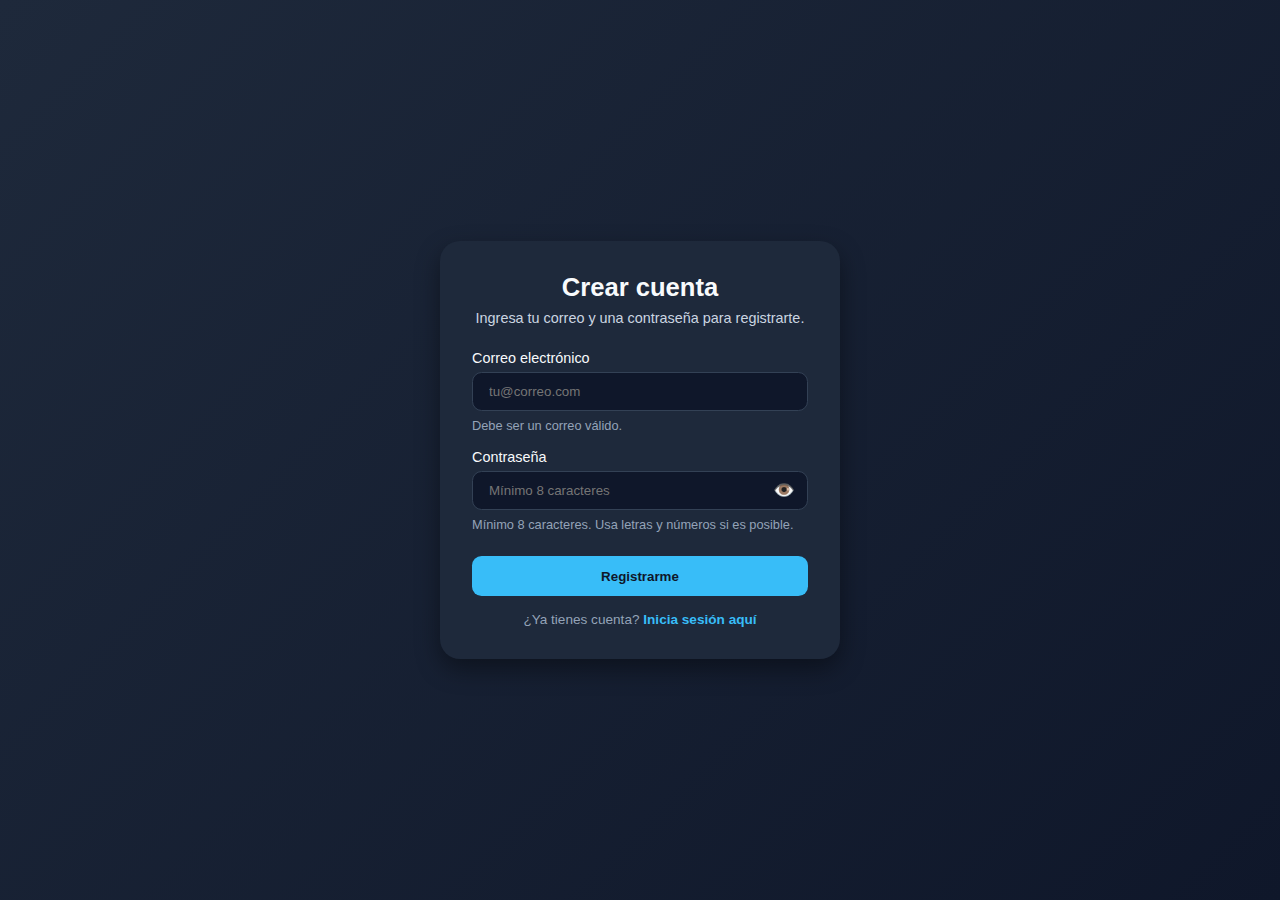
<file: index.html>
<!DOCTYPE html>
<html lang="es">
<head>
  <meta charset="UTF-8" />
  <meta name="viewport" content="width=device-width, initial-scale=1" />
  <title>Registro — Academia STEM</title>
  <link rel="stylesheet" href="style.css">
</head>
<body>
  <main class="card" role="main">
    <h1>Crear cuenta</h1>
    <p class="desc">Ingresa tu correo y una contraseña para registrarte.</p>

    <form id="registerForm" novalidate>
      <label for="email">Correo electrónico</label>
      <div class="field">
        <input id="email" name="email" type="email" placeholder="tu@correo.com" autocomplete="email" required />
      </div>
      <small class="hint">Debe ser un correo válido.</small>

      <label for="password">Contraseña</label>
      <div class="field">
        <input id="password" name="password" type="password" minlength="8" placeholder="Mínimo 8 caracteres" autocomplete="new-password" required />
        <button type="button" class="toggle-btn" aria-label="Mostrar u ocultar contraseña" id="togglePwd">👁️</button>
      </div>
      <small class="hint">Mínimo 8 caracteres. Usa letras y números si es posible.</small>

      <div class="actions">
        <button type="submit">Registrarme</button>
      </div>

      <p class="msg ok" id="msgOk" role="status" aria-live="polite"></p>
      <p class="msg err" id="msgErr" role="alert" aria-live="assertive"></p>
    </form>

    <p>¿Ya tienes cuenta? <a href="login.html">Inicia sesión aquí</a></p>
  </main>
  <script src="script.js"></script>
</body>
</html>
</file>
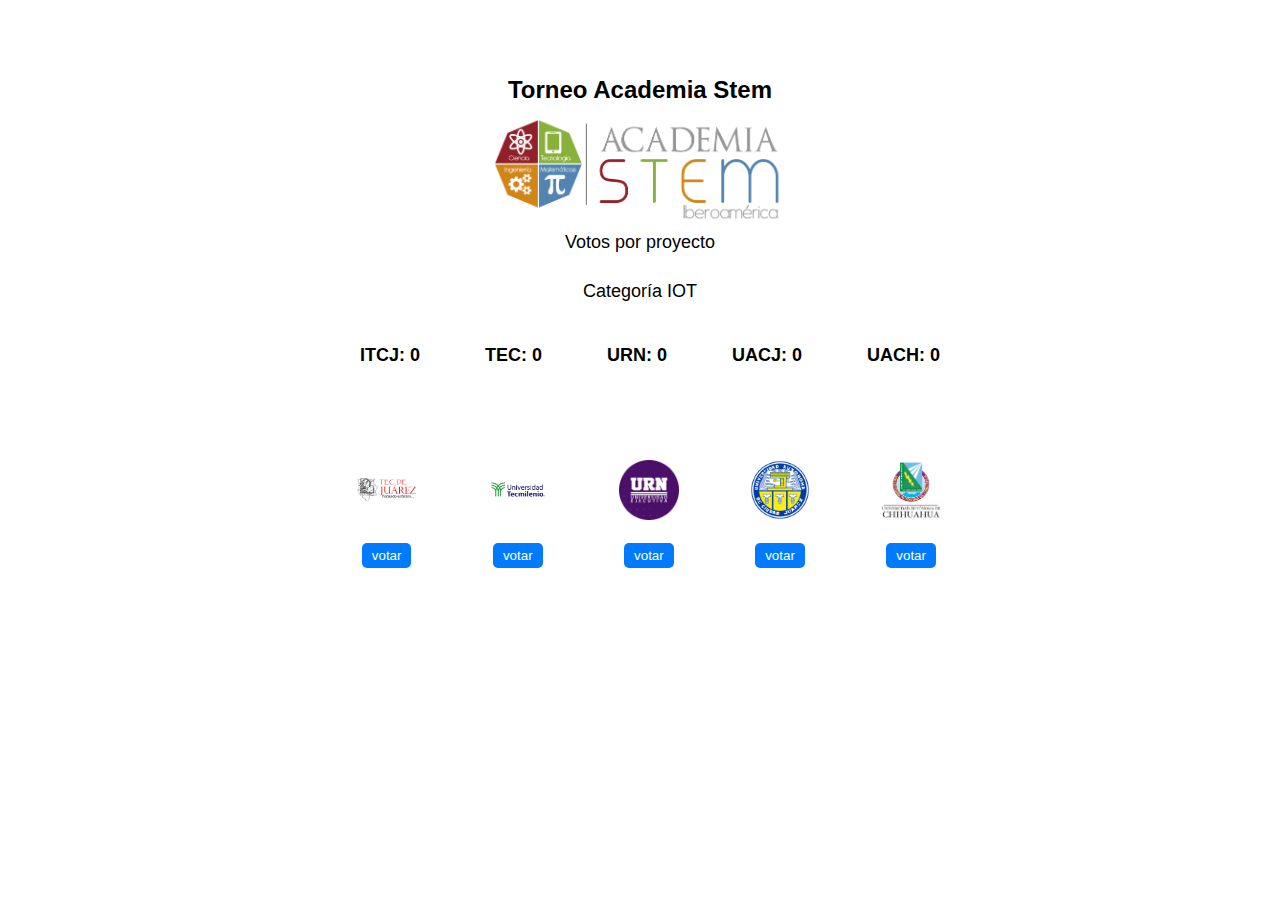
<file: indexAcademia.html>
<!DOCTYPE html>
<html lang="es">
<head>
    <meta charset="UTF-8">
    <meta name="viewport" content="width=device-width, initial-scale=1.0">
    <link href="styleAcademia.css" rel="stylesheet" type="text/css">
    <title>Torneo Academia STEM</title>
</head>
<body>
    <header>
        <h1>Torneo Academia Stem</h1>
        <img src="images/logo-min.png" alt="Academia STEM">
        <p>Votos por proyecto</p>
        <p>Categoría IOT</p>
        <div class="contador">
            ITCJ: <span id="conta1">0</span> 
            TEC: <span id="conta2">0</span> 
            URN: <span id="conta3">0</span> 
            UACJ: <span id="conta4">0</span> 
            UACH: <span id="conta5">0</span>
        </div>
    </header>

    <section class="logos">
        <div class="logo-item">
            <img src="images/ITCJ.png" alt="ITCJ">
            <button id="miBtn1" data-institucion="ITCJ">votar</button>
        </div>
        <div class="logo-item">
            <img src="images/tec.png" alt="TEC">
            <button id="miBtn2" data-institucion="TEC">votar</button>
        </div>
        <div class="logo-item">
            <img src="images/urn.png" alt="URN">
            <button id="miBtn3" data-institucion="URN">votar</button>
        </div>
        <div class="logo-item">
            <img src="images/uacj.png" alt="UACJ">
            <button id="miBtn4" data-institucion="UACJ">votar</button>
        </div>
        <div class="logo-item">
            <img src="images/uach.png" alt="UACH">
            <button id="miBtn5" data-institucion="UACH">votar</button>
        </div>
    </section>

    <script type="text/javascript" src="scriptAcademia.js"></script>
</body>
</html>
</file>
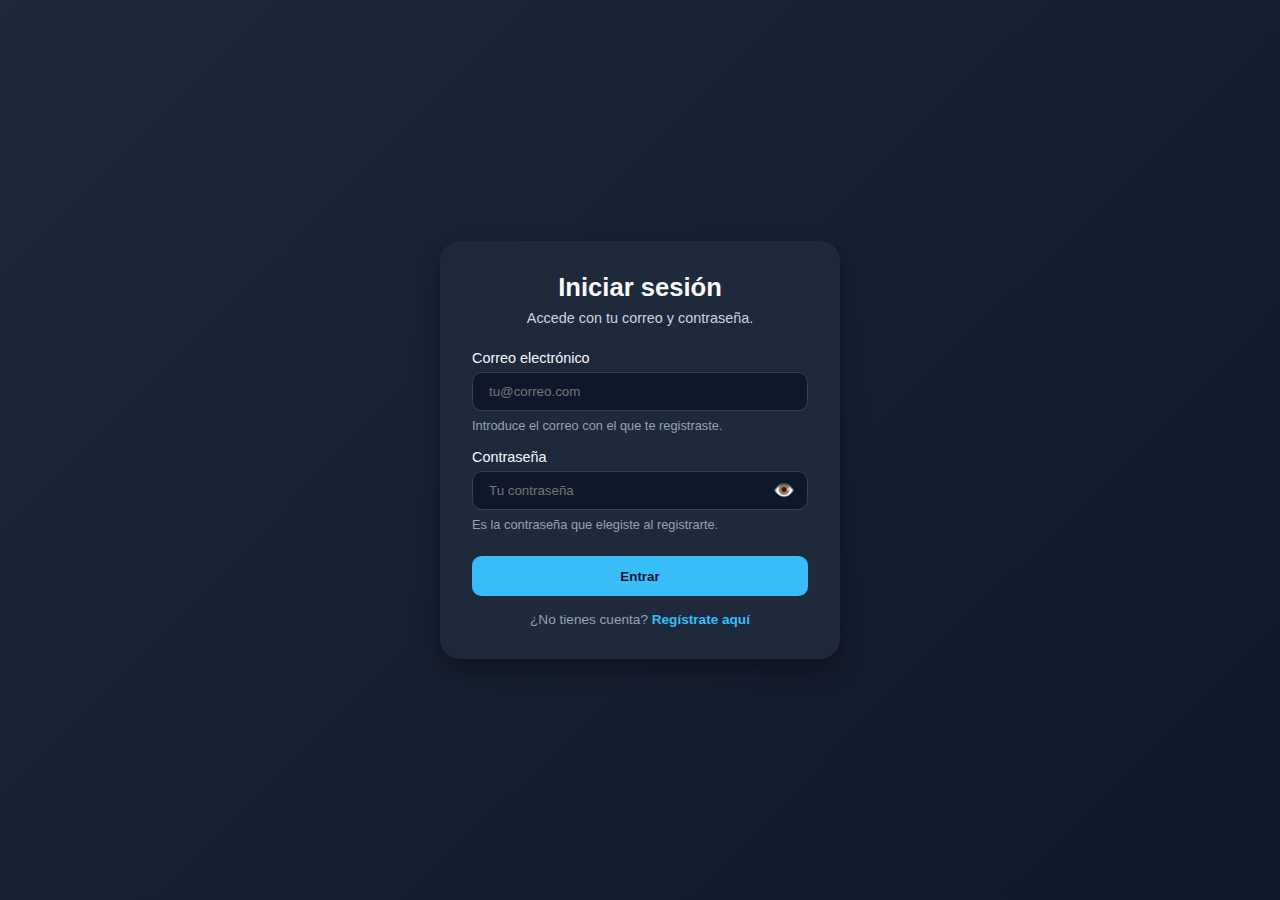
<file: login.html>
<!DOCTYPE html>
<html lang="es">
<head>
  <meta charset="UTF-8" />
  <meta name="viewport" content="width=device-width, initial-scale=1" />
  <title>Iniciar Sesión — Academia STEM</title>
  <link rel="stylesheet" href="style.css">
</head>
<body>
  <main class="card" role="main">
    <h1>Iniciar sesión</h1>
    <p class="desc">Accede con tu correo y contraseña.</p>

    <form id="loginForm" method="POST" novalidate>
      <label for="email">Correo electrónico</label>
      <div class="field">
        <input id="email" name="email" type="email" placeholder="tu@correo.com" autocomplete="email" required />
      </div>
      <small class="hint">Introduce el correo con el que te registraste.</small>

      <label for="password">Contraseña</label>
      <div class="field">
        <input id="password" name="password" type="password" placeholder="Tu contraseña" autocomplete="current-password" required />
        <button type="button" class="toggle-btn" aria-label="Mostrar u ocultar contraseña" id="togglePwd">👁️</button>
      </div>
      <small class="hint">Es la contraseña que elegiste al registrarte.</small>

      <div class="actions">
        <button type="submit">Entrar</button>
      </div>

      <p class="msg ok" id="msgOk" role="status" aria-live="polite"></p>
      <p class="msg err" id="msgErr" role="alert" aria-live="assertive"></p>
    </form>

    <p>¿No tienes cuenta? <a href="index.html">Regístrate aquí</a></p>
  </main>
  <script src="login.js"></script>
</body>
</html>
</file>
<file: style.css>
* {
  margin: 0;
  padding: 0;
  box-sizing: border-box;
  font-family: "Segoe UI", Tahoma, Geneva, Verdana, sans-serif;
}

body {
  min-height: 100vh;
  display: flex;
  justify-content: center;
  align-items: center;
  background: linear-gradient(135deg, #1e293b, #0f172a);
  color: #f8fafc;
}

.card {
  background: #1e293b;
  padding: 2rem;
  border-radius: 1.25rem;
  width: 100%;
  max-width: 400px;
  box-shadow: 0 10px 25px rgba(0, 0, 0, 0.4);
  animation: fadeIn 0.6s ease-in-out;
}

.card h1 {
  font-size: 1.6rem;
  margin-bottom: 0.5rem;
  text-align: center;
}

.card .desc {
  font-size: 0.9rem;
  margin-bottom: 1.5rem;
  text-align: center;
  color: #cbd5e1;
}

label {
  display: block;
  font-size: 0.9rem;
  margin-bottom: 0.4rem;
}

.field {
  position: relative;
  display: flex;
  align-items: center;
}

.field input {
  width: 100%;
  padding: 0.7rem 1rem;
  border: 1px solid #334155;
  border-radius: 0.6rem;
  background: #0f172a;
  color: #f1f5f9;
  outline: none;
  transition: border 0.2s;
}

.field input:focus {
  border-color: #38bdf8;
  box-shadow: 0 0 0 2px rgba(56, 189, 248, 0.3);
}

.toggle-btn {
  position: absolute;
  right: 0.8rem;
  background: none;
  border: none;
  cursor: pointer;
  font-size: 1.1rem;
  color: #94a3b8;
  transition: color 0.2s;
}

.toggle-btn:hover {
  color: #38bdf8;
}

.hint {
  font-size: 0.8rem;
  color: #94a3b8;
  margin: 0.4rem 0 1rem;
  display: block;
}

.actions {
  margin-top: 1.5rem;
}

.actions button {
  width: 100%;
  padding: 0.8rem;
  background: #38bdf8;
  color: #0f172a;
  border: none;
  border-radius: 0.6rem;
  font-weight: 600;
  cursor: pointer;
  transition: background 0.3s, transform 0.2s;
}

.actions button:hover {
  background: #0ea5e9;
  transform: translateY(-2px);
}


.msg {
  margin-top: 1rem;
  font-size: 0.9rem;
  text-align: center;
  display: none;
}

.msg.ok {
  color: #4ade80;
}

.msg.err {
  color: #f87171;
}

.card p:last-child {
  margin-top: 1rem;
  text-align: center;
  font-size: 0.85rem;
  color: #94a3b8;
}

.card a {
  color: #38bdf8;
  text-decoration: none;
  font-weight: 600;
  transition: color 0.2s;
}

.card a:hover {
  color: #0ea5e9;
  text-decoration: underline;
}


@keyframes fadeIn {
  from {
    opacity: 0;
    transform: translateY(-15px);
  }
  to {
    opacity: 1;
    transform: translateY(0);
  }
}


@media (max-width: 480px) {
  .card {
    padding: 1.5rem;
  }
  .card h1 {
    font-size: 1.3rem;
  }
}
</file>
<file: styleAcademia.css>
body {
    font-family: Arial, sans-serif;
    text-align: center;
    margin: 0;
    padding: 0;
    background-color: #fff;
}

header {
    margin-top: 30px;
}

header img {
    max-width: 300px;
}

h1 {            
    font-size: 24px;
    margin: 10px 0;
}

p {
    font-size: 18px;
    margin: 5px 0;
}
        
.contador {
    margin: 20px 0;
    font-weight: bold;
    font-size: 18px;
}


.logos {
    display: flex;
    justify-content: center;
    gap: 20px;
    margin-top: 20px;
}

.logo-item {
    display: flex;
    flex-direction: column;
    align-items: center;
}

.logo-item img {
    width: 60px;
    height: 60px;
    object-fit: contain;
}

.logo-item button {
    margin-top: 5px;
    padding: 5px 10px;
    background-color: #007bff;
    color: white;
    border: none;
    border-radius: 5px;
    cursor: pointer;
}

.logo-item button:disabled {
    background-color: #5cb85c;
    cursor: not-allowed;
}
</file>
